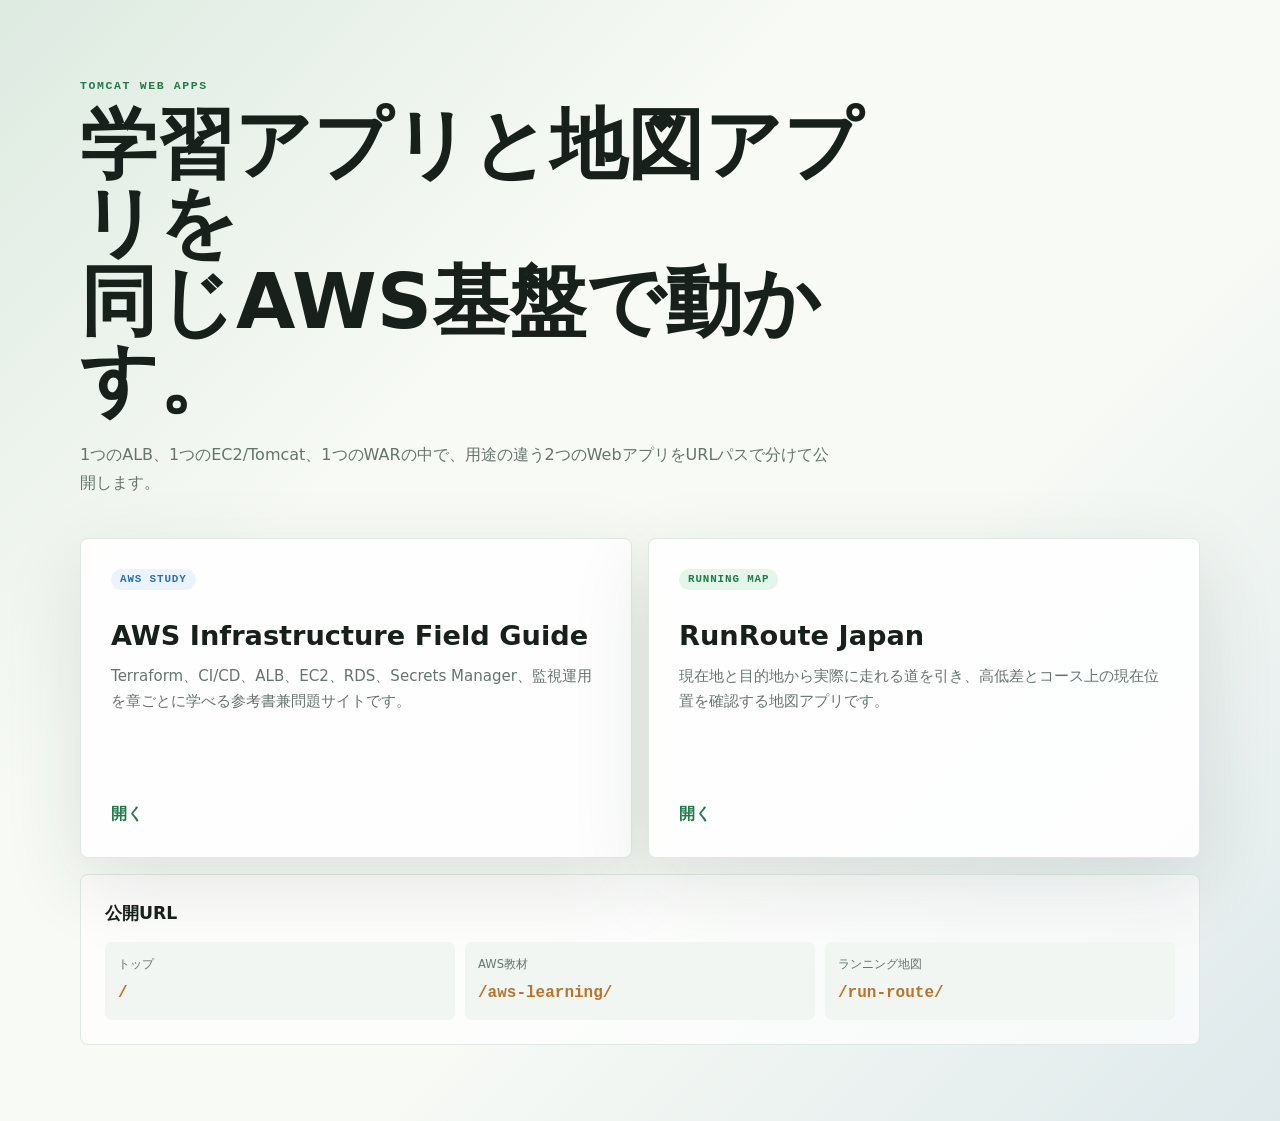
<file: app/tomcat-app/src/main/webapp/index.html>
<!doctype html>
<html lang="ja">
<head>
  <meta charset="utf-8">
  <meta name="viewport" content="width=device-width, initial-scale=1">
  <meta name="description" content="AWS学習アプリとランニングコース地図アプリを選択できるTomcat上のWebアプリランチャーです。">
  <title>AWS Learning Web Apps</title>
  <link rel="stylesheet" href="styles.css">
</head>
<body>
  <main class="launcher">
    <section class="hero">
      <p class="eyebrow">TOMCAT WEB APPS</p>
      <h1>学習アプリと地図アプリを<br>同じAWS基盤で動かす。</h1>
      <p class="lead">1つのALB、1つのEC2/Tomcat、1つのWARの中で、用途の違う2つのWebアプリをURLパスで分けて公開します。</p>
    </section>

    <section class="app-grid" aria-label="アプリ一覧">
      <a class="app-card aws" href="aws-learning/">
        <span class="badge">AWS STUDY</span>
        <h2>AWS Infrastructure Field Guide</h2>
        <p>Terraform、CI/CD、ALB、EC2、RDS、Secrets Manager、監視運用を章ごとに学べる参考書兼問題サイトです。</p>
        <strong>開く</strong>
      </a>

      <a class="app-card run" href="run-route/">
        <span class="badge">RUNNING MAP</span>
        <h2>RunRoute Japan</h2>
        <p>現在地と目的地から実際に走れる道を引き、高低差とコース上の現在位置を確認する地図アプリです。</p>
        <strong>開く</strong>
      </a>
    </section>

    <section class="url-guide">
      <h2>公開URL</h2>
      <dl>
        <div><dt>トップ</dt><dd><code>/</code></dd></div>
        <div><dt>AWS教材</dt><dd><code>/aws-learning/</code></dd></div>
        <div><dt>ランニング地図</dt><dd><code>/run-route/</code></dd></div>
      </dl>
    </section>
  </main>
</body>
</html>
</file>
<file: app/tomcat-app/src/main/webapp/styles.css>
:root {
  color-scheme: light;
  --ink: #17201b;
  --muted: #66746e;
  --line: #dfe8e2;
  --paper: #f7faf5;
  --green: #247a4b;
  --blue: #2f6ea5;
  --amber: #b8742d;
  font-family: Inter, "Noto Sans JP", "Hiragino Kaku Gothic ProN", "Yu Gothic", system-ui, sans-serif;
  color: var(--ink);
  background: var(--paper);
}

* { box-sizing: border-box; }
body {
  min-width: 320px;
  min-height: 100vh;
  margin: 0;
  background:
    linear-gradient(135deg, rgba(36, 122, 75, .12), transparent 34%),
    linear-gradient(315deg, rgba(47, 110, 165, .12), transparent 38%),
    var(--paper);
  line-height: 1.7;
}
a { color: inherit; }

.launcher {
  width: min(1120px, calc(100% - 40px));
  min-height: 100vh;
  margin: 0 auto;
  padding: 78px 0;
}
.hero {
  max-width: 860px;
  margin-bottom: 42px;
}
.eyebrow {
  margin: 0 0 12px;
  color: var(--green);
  font: 800 .72rem/1.4 "SFMono-Regular", Consolas, monospace;
  letter-spacing: .14em;
}
.hero h1 {
  margin: 0;
  font-size: clamp(2.6rem, 6vw, 5.6rem);
  line-height: 1.02;
  letter-spacing: 0;
}
.lead {
  max-width: 760px;
  margin: 22px 0 0;
  color: var(--muted);
  font-size: 1rem;
}

.app-grid {
  display: grid;
  grid-template-columns: repeat(2, minmax(0, 1fr));
  gap: 16px;
}
.app-card {
  min-height: 320px;
  display: flex;
  flex-direction: column;
  padding: 30px;
  border: 1px solid var(--line);
  border-radius: 8px;
  background: rgba(255, 255, 255, .9);
  box-shadow: 0 24px 80px rgba(32, 48, 39, .12);
  text-decoration: none;
  transition: transform .18s ease, box-shadow .18s ease, border-color .18s ease;
}
.app-card:hover {
  transform: translateY(-3px);
  border-color: rgba(36, 122, 75, .34);
  box-shadow: 0 30px 90px rgba(32, 48, 39, .18);
}
.badge {
  width: fit-content;
  padding: 5px 9px;
  border-radius: 999px;
  font: 800 .68rem/1 "SFMono-Regular", Consolas, monospace;
  letter-spacing: .08em;
}
.aws .badge { background: #eaf3ff; color: var(--blue); }
.run .badge { background: #e4f5ea; color: var(--green); }
.app-card h2 {
  margin: 30px 0 12px;
  font-size: 1.7rem;
  line-height: 1.18;
}
.app-card p {
  margin: 0;
  color: var(--muted);
  font-size: .94rem;
}
.app-card strong {
  margin-top: auto;
  color: var(--green);
}

.url-guide {
  margin-top: 16px;
  padding: 24px;
  border: 1px solid var(--line);
  border-radius: 8px;
  background: rgba(255, 255, 255, .72);
}
.url-guide h2 {
  margin: 0 0 14px;
  font-size: 1.08rem;
}
.url-guide dl {
  display: grid;
  grid-template-columns: repeat(3, 1fr);
  gap: 10px;
  margin: 0;
}
.url-guide div {
  padding: 13px;
  border-radius: 7px;
  background: #f1f6f2;
}
.url-guide dt {
  color: var(--muted);
  font-size: .72rem;
}
.url-guide dd {
  margin: 3px 0 0;
  font-weight: 800;
}
code {
  font-family: "SFMono-Regular", Consolas, monospace;
  color: var(--amber);
}

@media (max-width: 760px) {
  .launcher { width: min(100% - 28px, 640px); padding: 48px 0; }
  .app-grid, .url-guide dl { grid-template-columns: 1fr; }
  .app-card { min-height: 260px; padding: 24px; }
}
</file>
